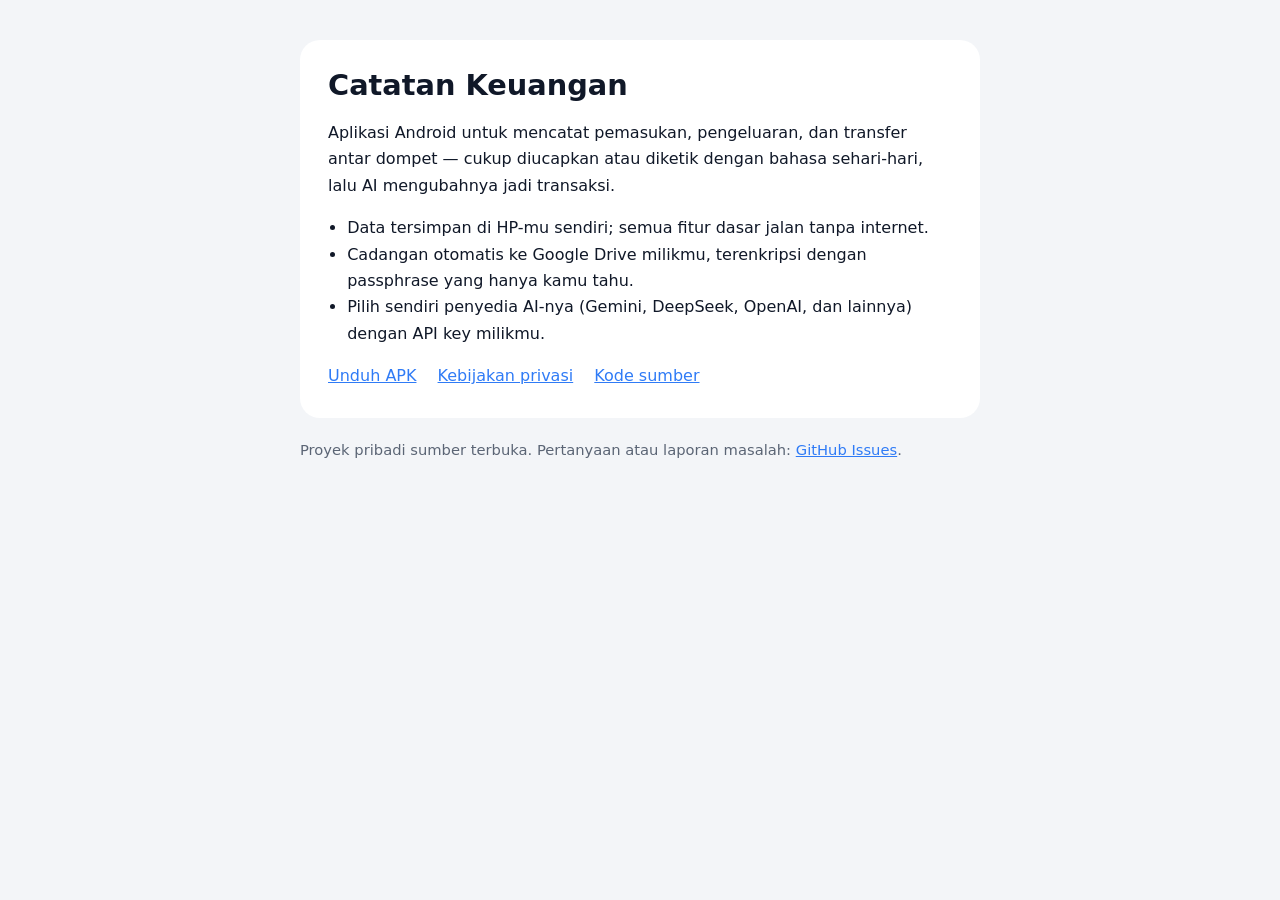
<file: docs/index.html>
<!DOCTYPE html>
<html lang="id">
<head>
<meta charset="utf-8">
<meta name="viewport" content="width=device-width, initial-scale=1">
<title>Catatan Keuangan</title>
<link rel="stylesheet" href="style.css">
</head>
<body>
<main>
  <div class="card">
    <h1>Catatan Keuangan</h1>
    <p>Aplikasi Android untuk mencatat pemasukan, pengeluaran, dan transfer antar dompet — cukup diucapkan atau diketik dengan bahasa sehari-hari, lalu AI mengubahnya jadi transaksi.</p>
    <ul>
      <li>Data tersimpan di HP-mu sendiri; semua fitur dasar jalan tanpa internet.</li>
      <li>Cadangan otomatis ke Google Drive milikmu, terenkripsi dengan passphrase yang hanya kamu tahu.</li>
      <li>Pilih sendiri penyedia AI-nya (Gemini, DeepSeek, OpenAI, dan lainnya) dengan API key milikmu.</li>
    </ul>
    <nav>
      <a href="https://github.com/katoumegumi2/manage-money-native/releases">Unduh APK</a>
      <a href="privacy.html">Kebijakan privasi</a>
      <a href="https://github.com/katoumegumi2/manage-money-native">Kode sumber</a>
    </nav>
  </div>
  <p class="muted">Proyek pribadi sumber terbuka. Pertanyaan atau laporan masalah: <a href="https://github.com/katoumegumi2/manage-money-native/issues">GitHub Issues</a>.</p>
</main>
</body>
</html>
</file>
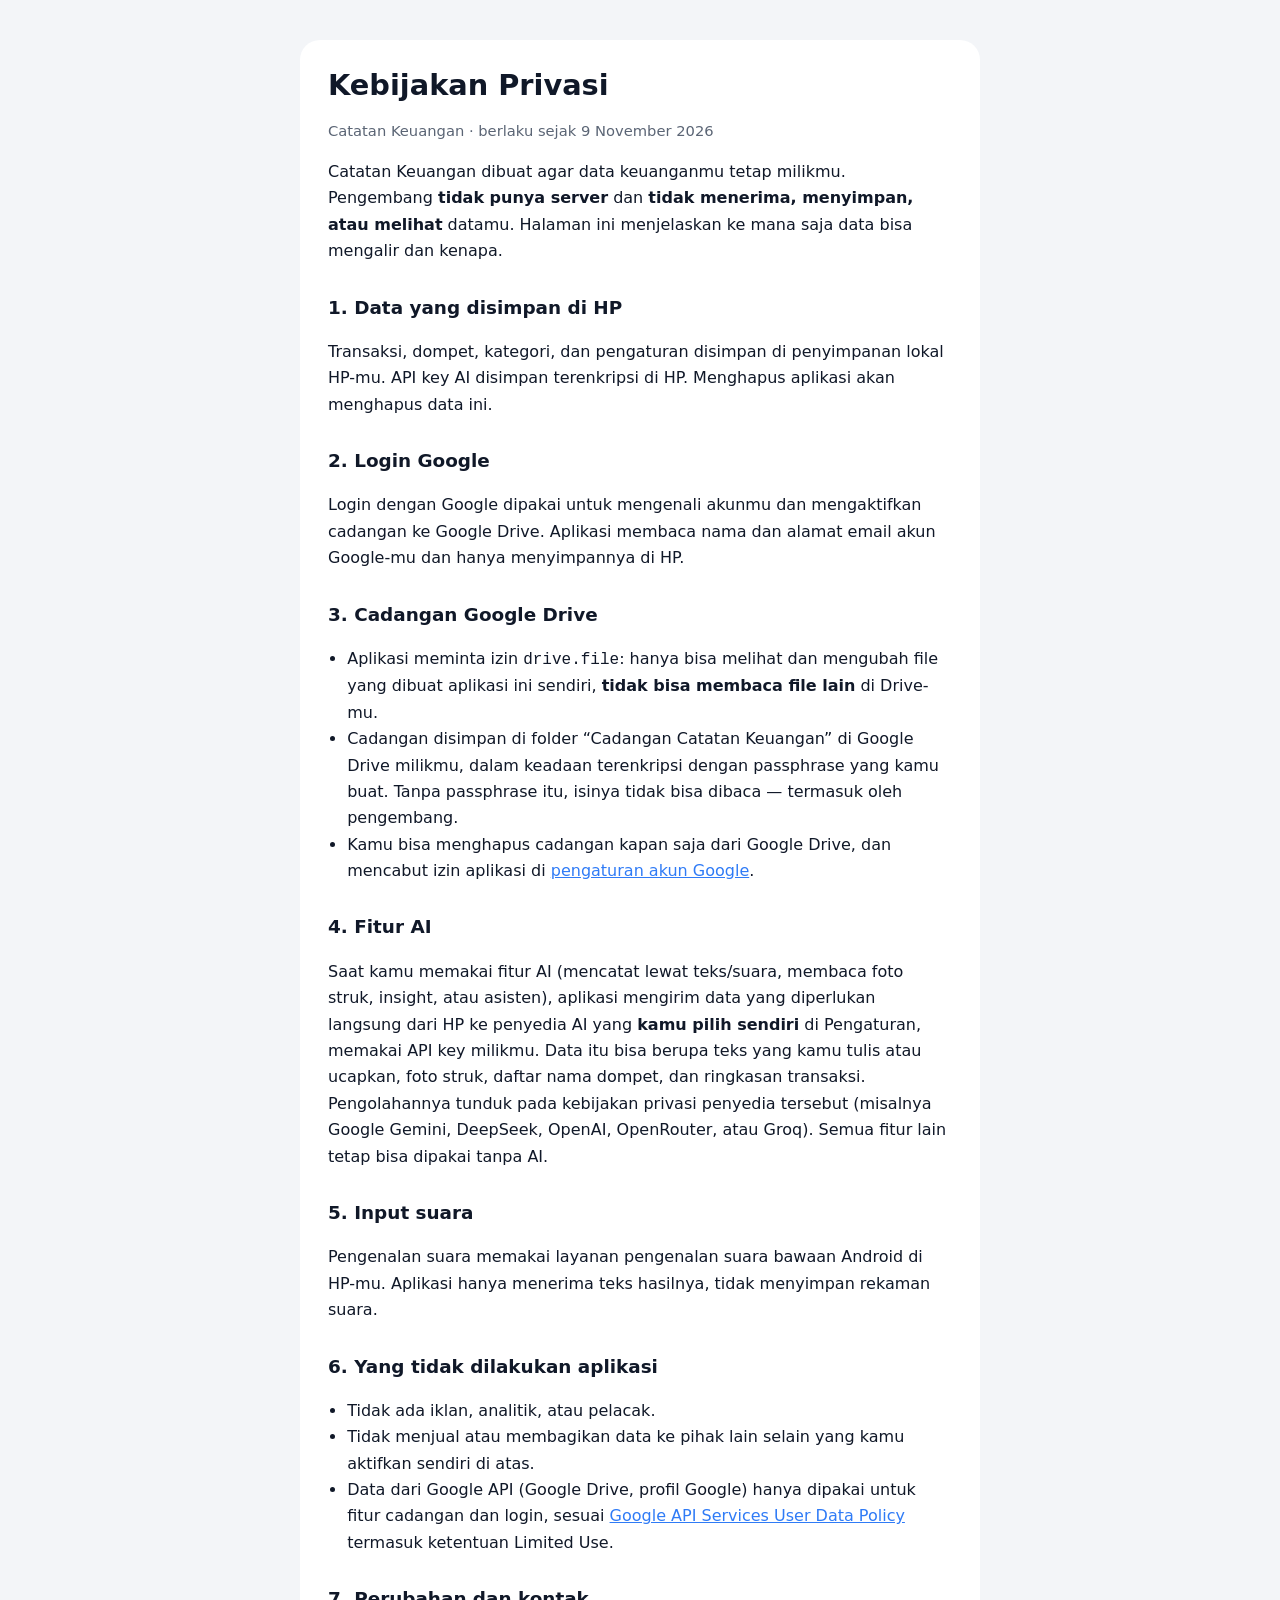
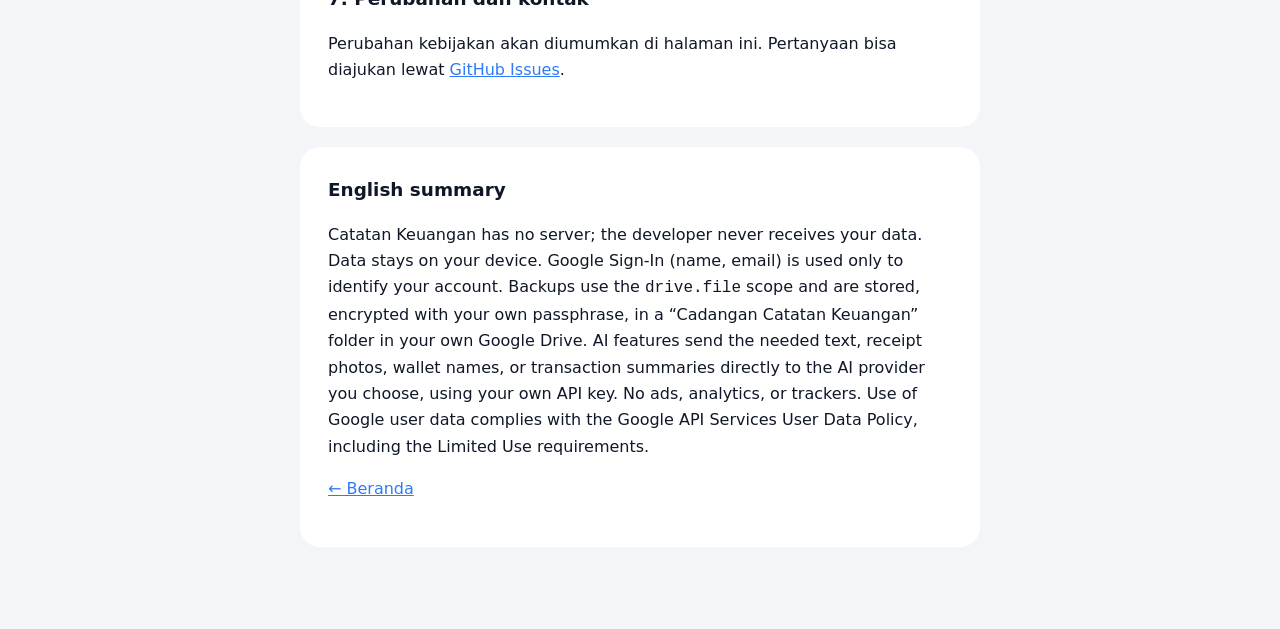
<file: docs/privacy.html>
<!DOCTYPE html>
<html lang="id">
<head>
<meta charset="utf-8">
<meta name="viewport" content="width=device-width, initial-scale=1">
<title>Kebijakan Privasi — Catatan Keuangan</title>
<link rel="stylesheet" href="style.css">
</head>
<body>
<main>
<div class="card">
  <h1>Kebijakan Privasi</h1>
  <p class="muted">Catatan Keuangan · berlaku sejak 9 November 2026</p>

  <p>Catatan Keuangan dibuat agar data keuanganmu tetap milikmu. Pengembang <strong>tidak punya server</strong> dan <strong>tidak menerima, menyimpan, atau melihat</strong> datamu. Halaman ini menjelaskan ke mana saja data bisa mengalir dan kenapa.</p>

  <h2>1. Data yang disimpan di HP</h2>
  <p>Transaksi, dompet, kategori, dan pengaturan disimpan di penyimpanan lokal HP-mu. API key AI disimpan terenkripsi di HP. Menghapus aplikasi akan menghapus data ini.</p>

  <h2>2. Login Google</h2>
  <p>Login dengan Google dipakai untuk mengenali akunmu dan mengaktifkan cadangan ke Google Drive. Aplikasi membaca nama dan alamat email akun Google-mu dan hanya menyimpannya di HP.</p>

  <h2>3. Cadangan Google Drive</h2>
  <ul>
    <li>Aplikasi meminta izin <code>drive.file</code>: hanya bisa melihat dan mengubah file yang dibuat aplikasi ini sendiri, <strong>tidak bisa membaca file lain</strong> di Drive-mu.</li>
    <li>Cadangan disimpan di folder “Cadangan Catatan Keuangan” di Google Drive milikmu, dalam keadaan terenkripsi dengan passphrase yang kamu buat. Tanpa passphrase itu, isinya tidak bisa dibaca — termasuk oleh pengembang.</li>
    <li>Kamu bisa menghapus cadangan kapan saja dari Google Drive, dan mencabut izin aplikasi di <a href="https://myaccount.google.com/connections">pengaturan akun Google</a>.</li>
  </ul>

  <h2>4. Fitur AI</h2>
  <p>Saat kamu memakai fitur AI (mencatat lewat teks/suara, membaca foto struk, insight, atau asisten), aplikasi mengirim data yang diperlukan langsung dari HP ke penyedia AI yang <strong>kamu pilih sendiri</strong> di Pengaturan, memakai API key milikmu. Data itu bisa berupa teks yang kamu tulis atau ucapkan, foto struk, daftar nama dompet, dan ringkasan transaksi. Pengolahannya tunduk pada kebijakan privasi penyedia tersebut (misalnya Google Gemini, DeepSeek, OpenAI, OpenRouter, atau Groq). Semua fitur lain tetap bisa dipakai tanpa AI.</p>

  <h2>5. Input suara</h2>
  <p>Pengenalan suara memakai layanan pengenalan suara bawaan Android di HP-mu. Aplikasi hanya menerima teks hasilnya, tidak menyimpan rekaman suara.</p>

  <h2>6. Yang tidak dilakukan aplikasi</h2>
  <ul>
    <li>Tidak ada iklan, analitik, atau pelacak.</li>
    <li>Tidak menjual atau membagikan data ke pihak lain selain yang kamu aktifkan sendiri di atas.</li>
    <li>Data dari Google API (Google Drive, profil Google) hanya dipakai untuk fitur cadangan dan login, sesuai <a href="https://developers.google.com/terms/api-services-user-data-policy">Google API Services User Data Policy</a> termasuk ketentuan Limited Use.</li>
  </ul>

  <h2>7. Perubahan dan kontak</h2>
  <p>Perubahan kebijakan akan diumumkan di halaman ini. Pertanyaan bisa diajukan lewat <a href="https://github.com/katoumegumi2/manage-money-native/issues">GitHub Issues</a>.</p>
</div>

<div class="card">
  <h2 style="margin-top:0">English summary</h2>
  <p>Catatan Keuangan has no server; the developer never receives your data. Data stays on your device. Google Sign-In (name, email) is used only to identify your account. Backups use the <code>drive.file</code> scope and are stored, encrypted with your own passphrase, in a “Cadangan Catatan Keuangan” folder in your own Google Drive. AI features send the needed text, receipt photos, wallet names, or transaction summaries directly to the AI provider you choose, using your own API key. No ads, analytics, or trackers. Use of Google user data complies with the Google API Services User Data Policy, including the Limited Use requirements.</p>
  <p><a href="index.html">← Beranda</a></p>
</div>
</main>
</body>
</html>
</file>
<file: docs/style.css>
:root { --bg:#F3F5F8; --card:#fff; --ink:#101828; --muted:#5b6575; --accent:#2F7BF6; }
@media (prefers-color-scheme: dark) { :root { --bg:#090B10; --card:#11141B; --ink:#E8ECF2; --muted:#9AA4B2; } }
* { box-sizing: border-box; }
body { margin:0; background:var(--bg); color:var(--ink); font:16px/1.65 system-ui,-apple-system,"Segoe UI",Roboto,sans-serif; }
main { max-width:720px; margin:0 auto; padding:40px 20px 64px; }
.card { background:var(--card); border-radius:20px; padding:28px; margin-bottom:20px; }
h1 { font-size:1.8rem; line-height:1.25; margin:0 0 8px; }
h2 { font-size:1.15rem; margin:28px 0 8px; }
p, li { color:var(--ink); }
.muted { color:var(--muted); font-size:.92rem; }
a { color:var(--accent); }
ul { padding-left:1.2em; }
nav a { margin-right:16px; }
</file>
